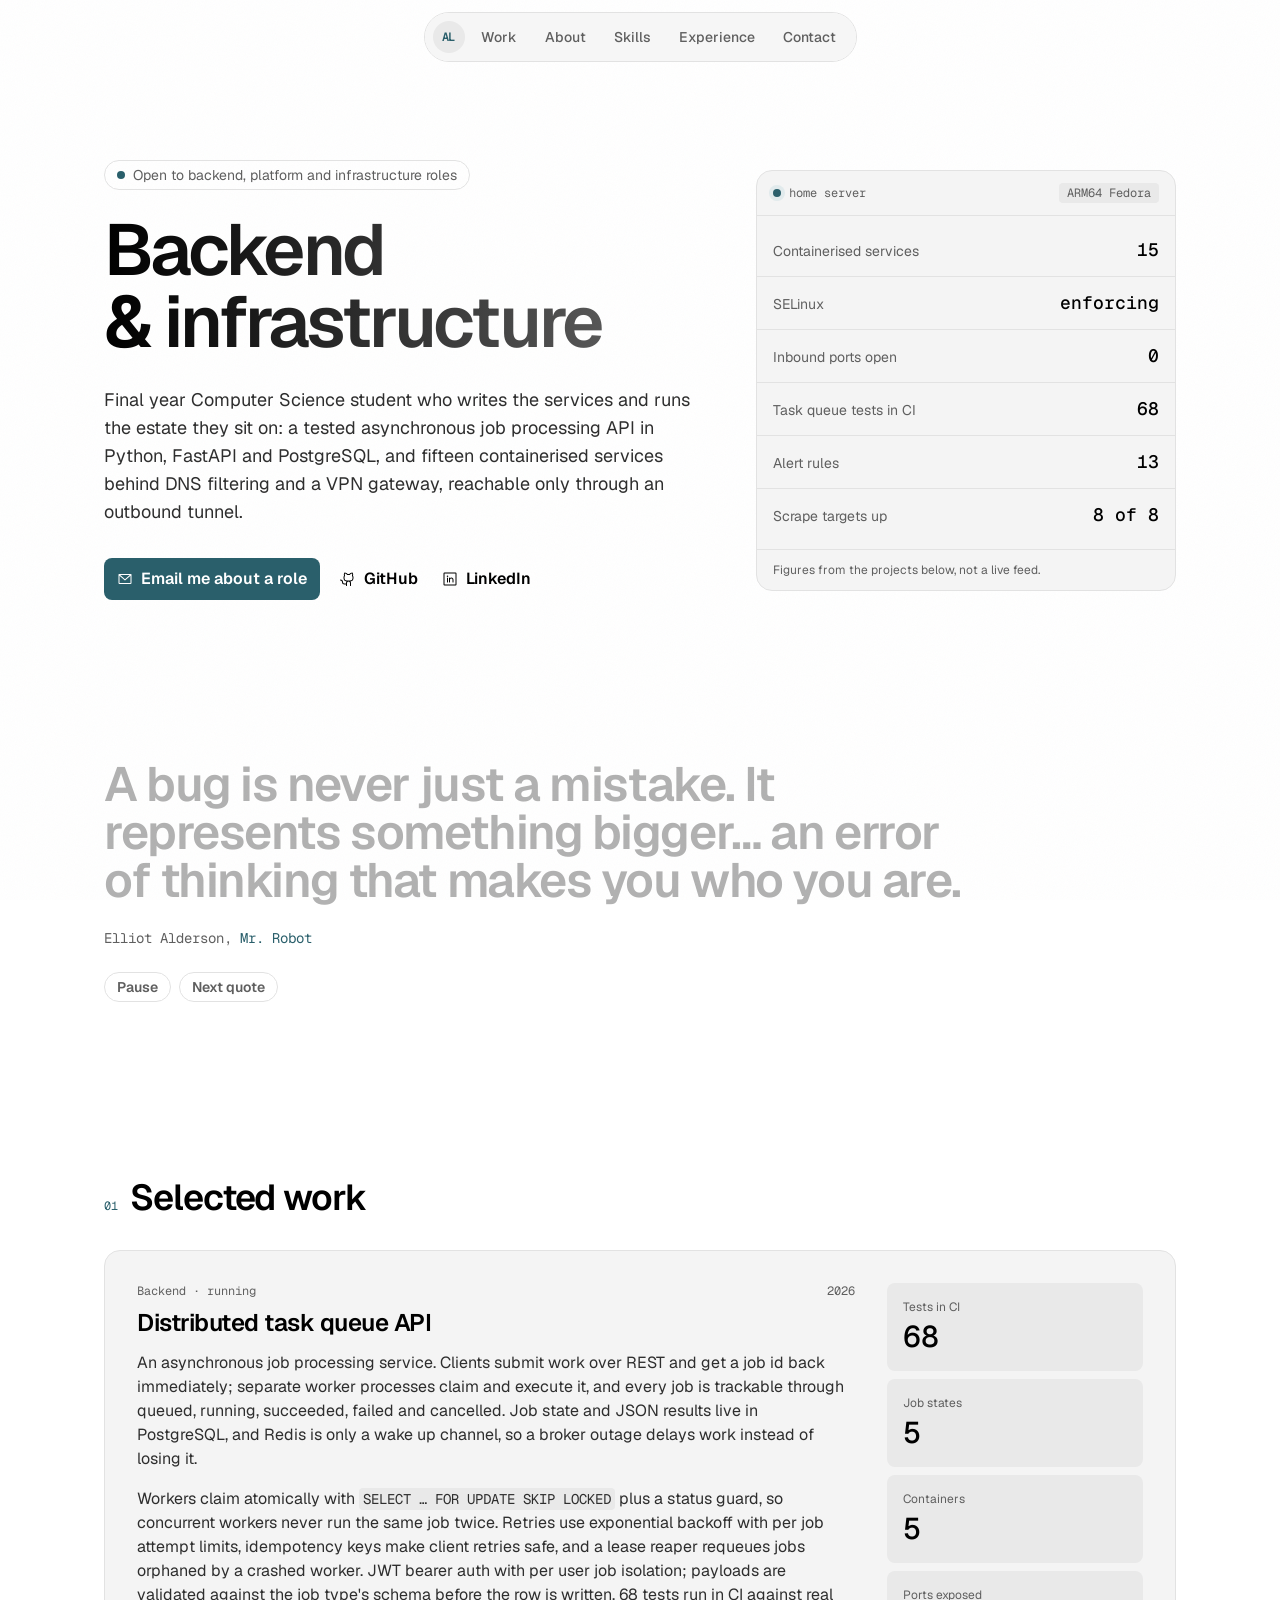
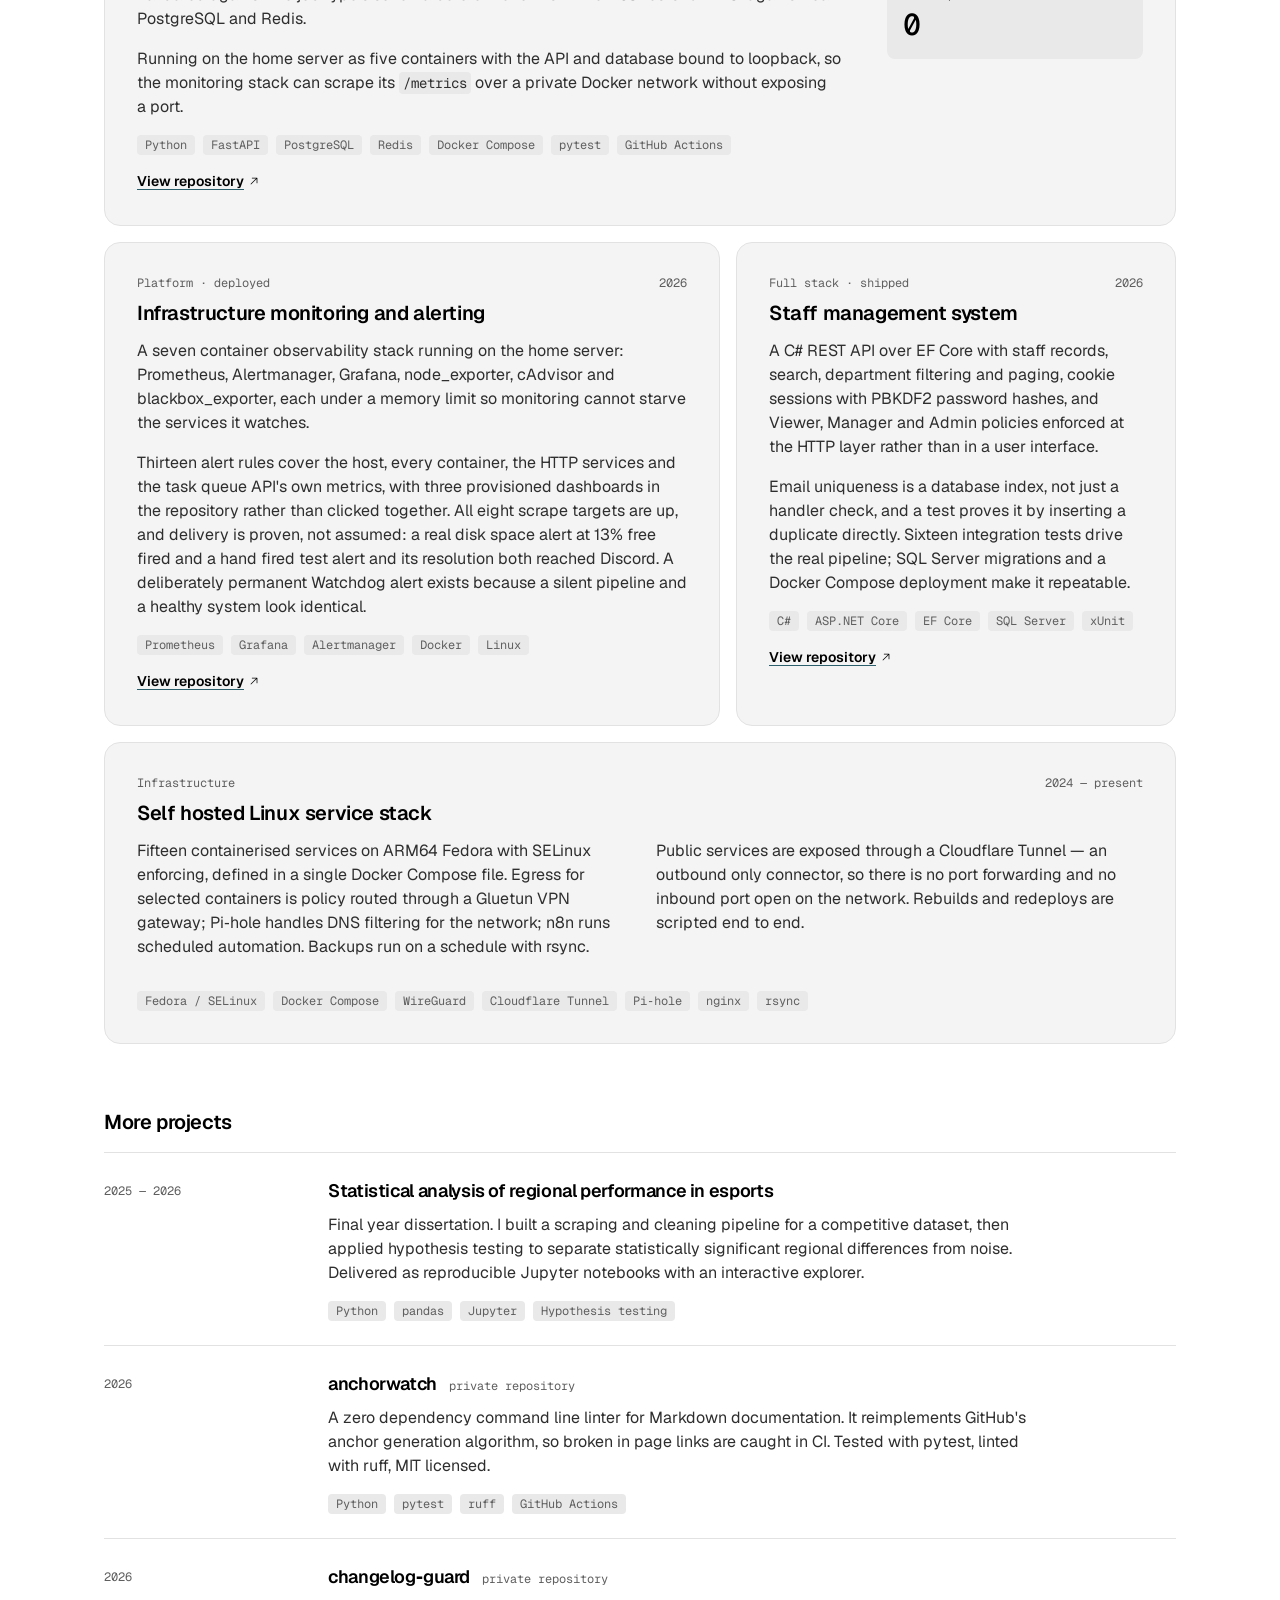
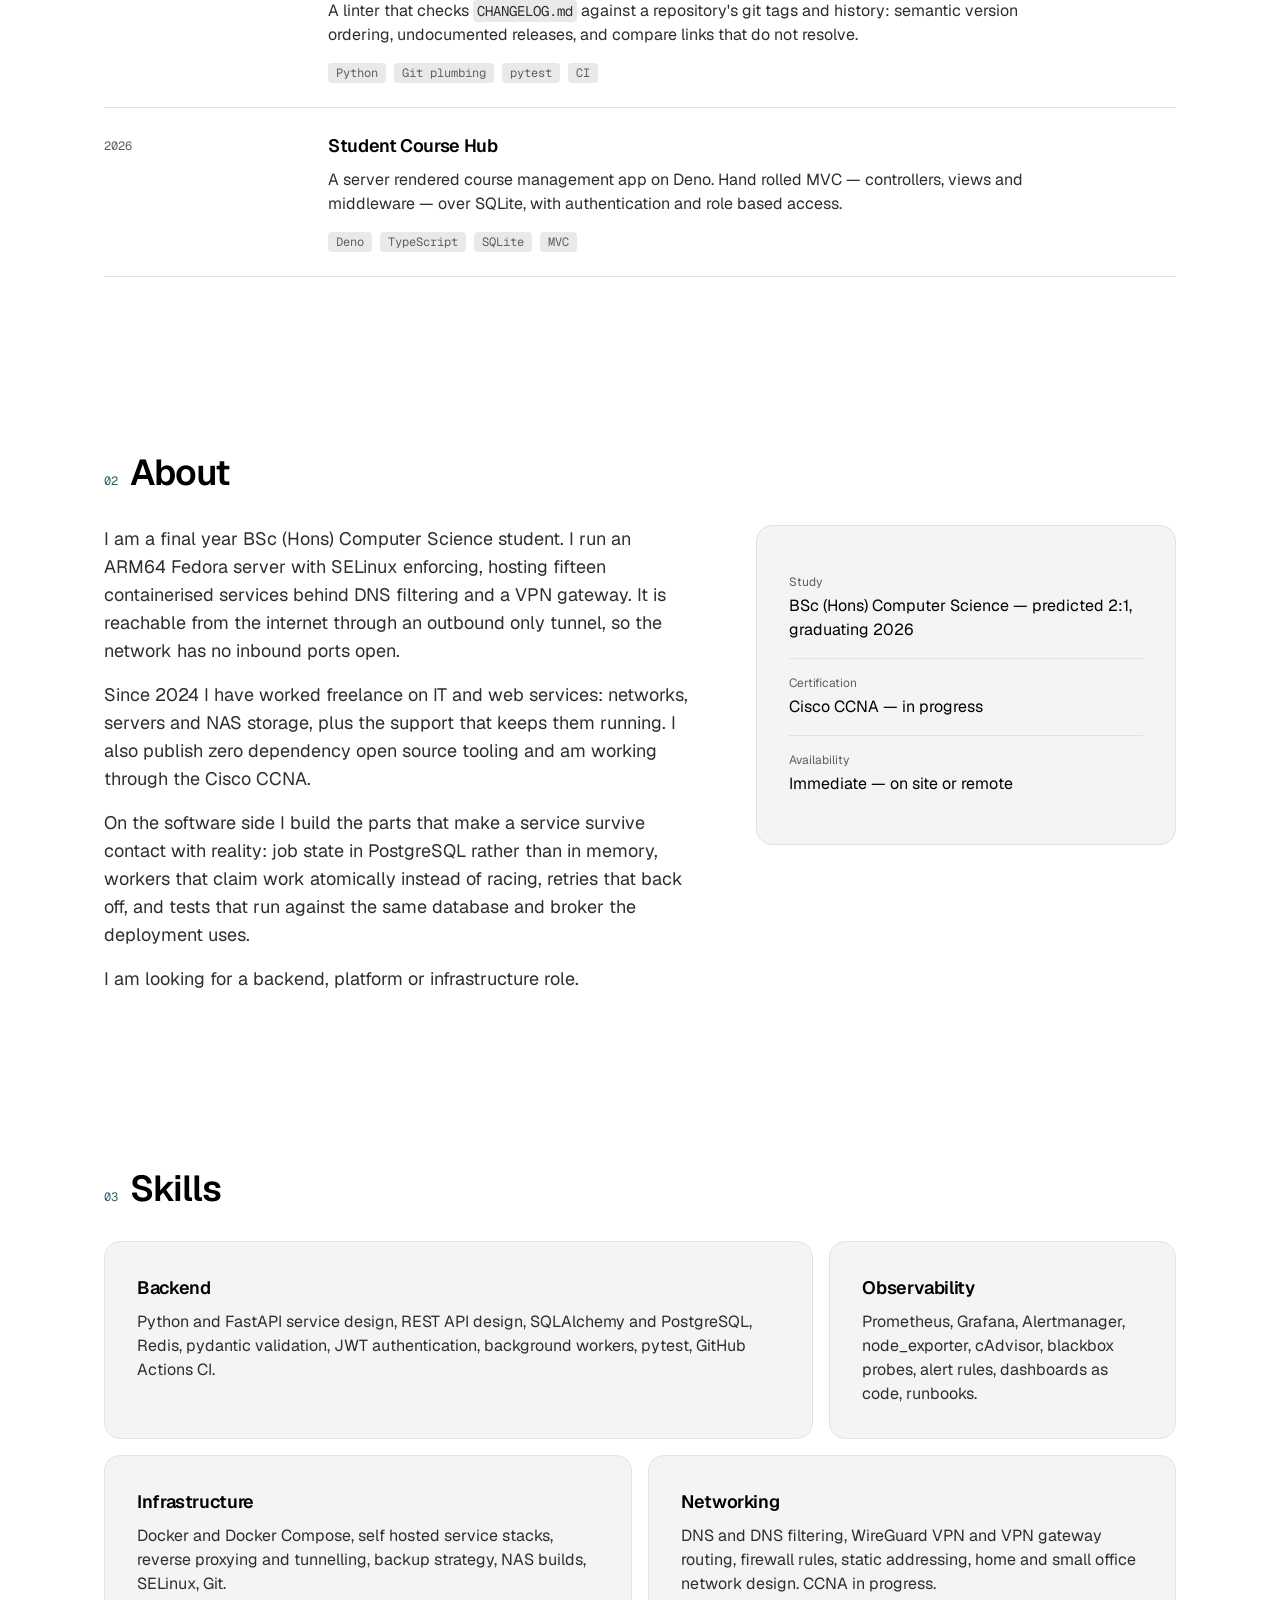
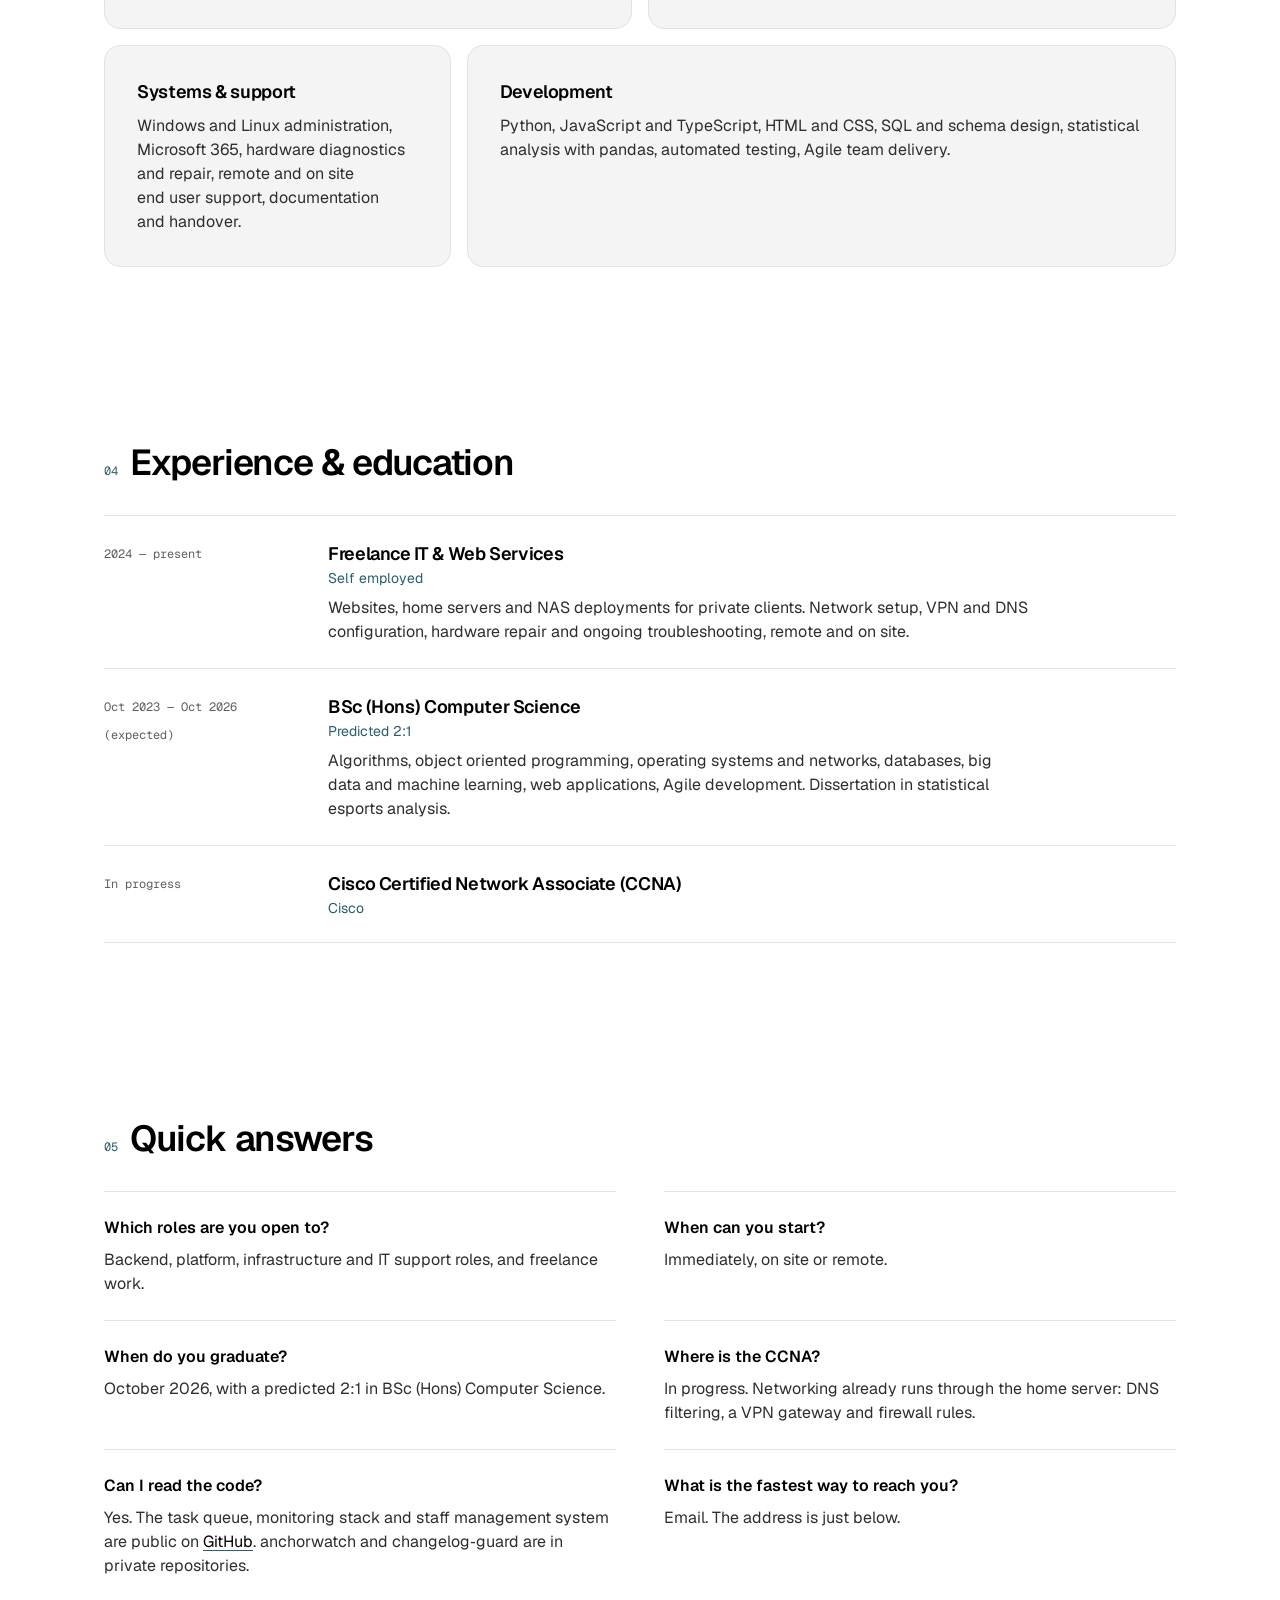
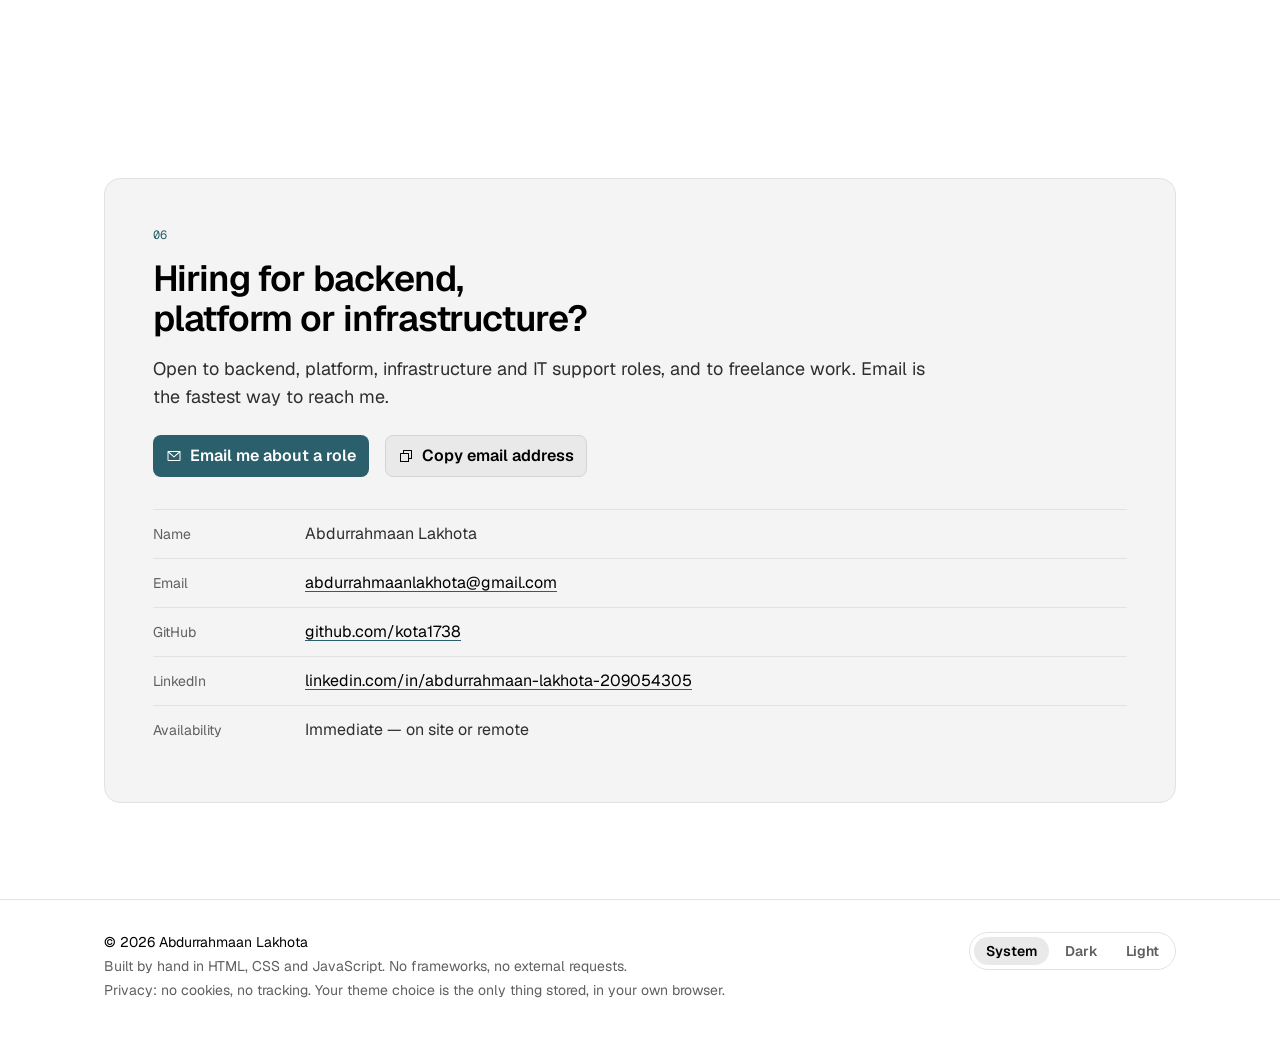
<file: index.html>
<!DOCTYPE html>
<html lang="en">
<head>
  <meta charset="UTF-8">
  <meta name="viewport" content="width=device-width, initial-scale=1">
  <title>Abdurrahmaan Lakhota — Backend &amp; Infrastructure</title>
  <meta name="description" content="Backend and infrastructure engineering. Asynchronous job processing APIs in Python, FastAPI and PostgreSQL, plus a self hosted Linux container estate with VPN gateway routing and DNS filtering. Open to backend, platform and infrastructure roles.">
  <meta name="author" content="Abdurrahmaan Lakhota">

  <meta property="og:type" content="website">
  <meta property="og:title" content="Abdurrahmaan Lakhota — Backend &amp; Infrastructure">
  <meta property="og:description" content="Asynchronous job processing APIs in Python, FastAPI and PostgreSQL, plus a self hosted Linux container estate.">
  <meta property="og:url" content="https://kota.dpdns.org/">
  <meta property="og:site_name" content="Abdurrahmaan Lakhota">

  <link rel="canonical" href="https://kota.dpdns.org/">
  <meta name="theme-color" content="#ffffff" media="(prefers-color-scheme: light)">
  <meta name="theme-color" content="#000000" media="(prefers-color-scheme: dark)">

  <link rel="icon" href="data:image/svg+xml,%3Csvg xmlns='http://www.w3.org/2000/svg' viewBox='0 0 64 64'%3E%3Crect width='64' height='64' rx='14' fill='%23000'/%3E%3Ctext x='32' y='41' font-family='ui-monospace,Consolas,Menlo,monospace' font-size='24' font-weight='700' letter-spacing='-1' fill='%237cb2bd' text-anchor='middle'%3EAL%3C/text%3E%3C/svg%3E">
  <link rel="preload" href="Geist-Variable.woff2" as="font" type="font/woff2" crossorigin>
  <link rel="stylesheet" href="style.css?v=202610280444">
  <script>
    /* Theme bootstrap: applies a stored preference before first paint. Renders no content. */
    (function () {
      try {
        var t = localStorage.getItem('al-theme');
        if (t === 'dark' || t === 'light') document.documentElement.setAttribute('data-theme', t);
      } catch (e) {}
      document.documentElement.className += ' js';
    }());
  </script>
</head>
<body>

<a class="skip-link" href="#main">Skip to content</a>

<!-- Phosphor icons (MIT), inlined so the page makes no external requests. -->
<svg class="sprite" aria-hidden="true" focusable="false">
  <symbol id="i-arrow" viewBox="0 0 256 256"><path d="M200,64V168a8,8,0,0,1-16,0V83.31L69.66,197.66a8,8,0,0,1-11.32-11.32L172.69,72H88a8,8,0,0,1,0-16H192A8,8,0,0,1,200,64Z"/></symbol>
  <symbol id="i-mail" viewBox="0 0 256 256"><path d="M224,48H32a8,8,0,0,0-8,8V192a16,16,0,0,0,16,16H216a16,16,0,0,0,16-16V56A8,8,0,0,0,224,48ZM203.43,64,128,133.15,52.57,64ZM216,192H40V74.19l82.59,75.71a8,8,0,0,0,10.82,0L216,74.19V192Z"/></symbol>
  <symbol id="i-github" viewBox="0 0 256 256"><path d="M208.31,75.68A59.78,59.78,0,0,0,202.93,28,8,8,0,0,0,196,24a59.75,59.75,0,0,0-48,24H124A59.75,59.75,0,0,0,76,24a8,8,0,0,0-6.93,4,59.78,59.78,0,0,0-5.38,47.68A58.14,58.14,0,0,0,56,104v8a56.06,56.06,0,0,0,48.44,55.47A39.8,39.8,0,0,0,96,192v8H72a24,24,0,0,1-24-24A40,40,0,0,0,8,136a8,8,0,0,0,0,16,24,24,0,0,1,24,24,40,40,0,0,0,40,40H96v16a8,8,0,0,0,16,0V192a24,24,0,0,1,48,0v40a8,8,0,0,0,16,0V192a39.8,39.8,0,0,0-8.44-24.53A56.06,56.06,0,0,0,216,112v-8A58.14,58.14,0,0,0,208.31,75.68ZM200,112a40,40,0,0,1-40,40H112a40,40,0,0,1-40-40v-8a41.74,41.74,0,0,1,6.9-22.48A8,8,0,0,0,80,73.83a43.81,43.81,0,0,1,.79-33.58,43.88,43.88,0,0,1,32.32,20.06A8,8,0,0,0,119.82,64h32.35a8,8,0,0,0,6.74-3.69,43.87,43.87,0,0,1,32.32-20.06A43.81,43.81,0,0,1,192,73.83a8.09,8.09,0,0,0,1,7.65A41.72,41.72,0,0,1,200,104Z"/></symbol>
  <symbol id="i-linkedin" viewBox="0 0 256 256"><path d="M216,24H40A16,16,0,0,0,24,40V216a16,16,0,0,0,16,16H216a16,16,0,0,0,16-16V40A16,16,0,0,0,216,24Zm0,192H40V40H216V216ZM96,112v64a8,8,0,0,1-16,0V112a8,8,0,0,1,16,0Zm88,28v36a8,8,0,0,1-16,0V140a20,20,0,0,0-40,0v36a8,8,0,0,1-16,0V112a8,8,0,0,1,15.79-1.78A36,36,0,0,1,184,140ZM100,84A12,12,0,1,1,88,72,12,12,0,0,1,100,84Z"/></symbol>
  <symbol id="i-copy" viewBox="0 0 256 256"><path d="M216,32H88a8,8,0,0,0-8,8V80H40a8,8,0,0,0-8,8V216a8,8,0,0,0,8,8H168a8,8,0,0,0,8-8V176h40a8,8,0,0,0,8-8V40A8,8,0,0,0,216,32ZM160,208H48V96H160Zm48-48H176V88a8,8,0,0,0-8-8H96V48H208Z"/></symbol>
  <symbol id="i-check" viewBox="0 0 256 256"><path d="M229.66,77.66l-128,128a8,8,0,0,1-11.32,0l-56-56a8,8,0,0,1,11.32-11.32L96,188.69,218.34,66.34a8,8,0,0,1,11.32,11.32Z"/></symbol>
</svg>

<header class="site-header" id="site-header">
  <nav class="pill" aria-label="Primary">
    <a class="brand" href="#top" aria-label="Back to the top">
      <span class="brand-mark" aria-hidden="true">AL</span>
    </a>
    <ul class="nav" id="nav">
      <li><a href="#work">Work</a></li>
      <li><a href="#about">About</a></li>
      <li><a href="#skills">Skills</a></li>
      <li><a href="#experience">Experience</a></li>
      <li><a href="#contact">Contact</a></li>
    </ul>
    <button class="menu-btn" id="menu-btn" type="button" aria-label="Open menu" aria-expanded="false" aria-controls="nav">
      <span class="bar"></span><span class="bar"></span>
    </button>
  </nav>
</header>

<main id="main">

  <!-- Print only: a printed page needs a name on it. -->
  <div class="wrap cv-head">
    <p class="cv-name">Abdurrahmaan Lakhota</p>
    <p class="cv-role">Backend &amp; infrastructure</p>
    <p class="cv-contact">abdurrahmaanlakhota@gmail.com &nbsp;·&nbsp; github.com/kota1738 &nbsp;·&nbsp; United Kingdom</p>
    <p class="cv-contact">linkedin.com/in/abdurrahmaan-lakhota-209054305</p>
  </div>

  <!-- Hero -->
  <section class="hero" id="top">
    <div class="wrap hero-grid">
      <div class="hero-copy">
        <p class="eyebrow"><span class="dot" aria-hidden="true"></span>Open to backend, platform and infrastructure roles</p>
        <h1 class="hero-title">Backend<br>&amp; infrastructure</h1>
        <p class="lede">
          Final year Computer Science student who writes the services and runs the estate they
          sit on: a tested asynchronous job processing API in Python, FastAPI and PostgreSQL, and
          fifteen containerised services behind DNS filtering and a VPN gateway, reachable only
          through an outbound tunnel.
        </p>
        <div class="hero-actions">
          <a class="btn btn-primary" href="mailto:abdurrahmaanlakhota@gmail.com">
            <svg class="icon" aria-hidden="true"><use href="#i-mail"/></svg>
            Email me about a role
          </a>
          <a class="text-link" href="https://github.com/kota1738" target="_blank" rel="noopener">
            <svg class="icon" aria-hidden="true"><use href="#i-github"/></svg>GitHub
          </a>
          <a class="text-link" href="https://www.linkedin.com/in/abdurrahmaan-lakhota-209054305" target="_blank" rel="noopener">
            <svg class="icon" aria-hidden="true"><use href="#i-linkedin"/></svg>LinkedIn
          </a>
        </div>
      </div>

      <aside class="status" aria-label="The home server and projects at a glance">
        <div class="status-head">
          <span class="status-dot" aria-hidden="true"></span>
          <span>home server</span>
          <span class="status-tag">ARM64 Fedora</span>
        </div>
        <dl class="status-list">
          <div><dt>Containerised services</dt><dd>15</dd></div>
          <div><dt>SELinux</dt><dd>enforcing</dd></div>
          <div><dt>Inbound ports open</dt><dd>0</dd></div>
          <div><dt>Task queue tests in CI</dt><dd>68</dd></div>
          <div><dt>Alert rules</dt><dd>13</dd></div>
          <div><dt>Scrape targets up</dt><dd>8 of 8</dd></div>
        </dl>
        <p class="status-foot">Figures from the projects below, not a live feed.</p>
      </aside>
    </div>
  </section>

  <!-- Quotes about computing from film and TV; script.js rotates them. -->
  <section class="tagline" aria-label="Quotes about computing from film and TV">
    <figure class="wrap tagline-figure" id="quote">
      <blockquote>
        <p class="tagline-text" id="tagline">
          A bug is never just a mistake. It represents something bigger&hellip; an error of
          thinking that makes you who you are.
        </p>
      </blockquote>
      <figcaption class="tagline-cite">
        <span id="quote-who">Elliot Alderson</span>, <cite id="quote-src">Mr. Robot</cite>
      </figcaption>
      <div class="quote-controls">
        <button class="quote-btn" id="quote-pause" type="button" aria-pressed="false">Pause</button>
        <button class="quote-btn" id="quote-next" type="button">Next quote</button>
      </div>
    </figure>
  </section>

  <!-- Work -->
  <section class="section" id="work" aria-labelledby="h-work">
    <div class="wrap">
      <div class="sec-head reveal">
        <p class="sec-num" aria-hidden="true">01</p>
        <h2 id="h-work">Selected work</h2>
      </div>

      <article class="card feature reveal">
        <div class="feature-body">
          <p class="work-meta"><span>Backend &middot; running</span><span class="work-year">2026</span></p>
          <h3>Distributed task queue API</h3>
          <p>
            An asynchronous job processing service. Clients submit work over REST and get a job
            id back immediately; separate worker processes claim and execute it, and every job is
            trackable through queued, running, succeeded, failed and cancelled. Job state and
            JSON results live in PostgreSQL, and Redis is only a wake up channel, so a broker
            outage delays work instead of losing it.
          </p>
          <p>
            Workers claim atomically with <code>SELECT &hellip; FOR UPDATE SKIP LOCKED</code> plus a
            status guard, so concurrent workers never run the same job twice. Retries use
            exponential backoff with per job attempt limits, idempotency keys make client retries
            safe, and a lease reaper requeues jobs orphaned by a crashed worker. JWT bearer auth
            with per user job isolation; payloads are validated against the job type's schema
            before the row is written. 68 tests run in CI against real PostgreSQL and Redis.
          </p>
          <p>
            Running on the home server as five containers with the API and database bound to
            loopback, so the monitoring stack can scrape its <code>/metrics</code> over a private
            Docker network without exposing a port.
          </p>
          <ul class="tags">
            <li>Python</li><li>FastAPI</li><li>PostgreSQL</li><li>Redis</li>
            <li>Docker Compose</li><li>pytest</li><li>GitHub Actions</li>
          </ul>
          <a class="work-link" href="https://github.com/kota1738/distributed-task-queue" target="_blank" rel="noopener">
            View repository<svg class="icon" aria-hidden="true"><use href="#i-arrow"/></svg>
          </a>
        </div>
        <dl class="feature-facts" aria-label="Task queue in numbers">
          <div><dt>Tests in CI</dt><dd>68</dd></div>
          <div><dt>Job states</dt><dd>5</dd></div>
          <div><dt>Containers</dt><dd>5</dd></div>
          <div><dt>Ports exposed</dt><dd>0</dd></div>
        </dl>
      </article>

      <div class="work-grid">
        <article class="card reveal">
          <p class="work-meta"><span>Platform &middot; deployed</span><span class="work-year">2026</span></p>
          <h3>Infrastructure monitoring and alerting</h3>
          <p>
            A seven container observability stack running on the home server: Prometheus,
            Alertmanager, Grafana, node_exporter, cAdvisor and blackbox_exporter, each under a
            memory limit so monitoring cannot starve the services it watches.
          </p>
          <p>
            Thirteen alert rules cover the host, every container, the HTTP services and the task
            queue API's own metrics, with three provisioned dashboards in the repository rather
            than clicked together. All eight scrape targets are up, and delivery is proven, not
            assumed: a real disk space alert at 13% free fired and a hand fired test alert and its
            resolution both reached Discord. A deliberately permanent Watchdog alert exists
            because a silent pipeline and a healthy system look identical.
          </p>
          <ul class="tags">
            <li>Prometheus</li><li>Grafana</li><li>Alertmanager</li><li>Docker</li><li>Linux</li>
          </ul>
          <a class="work-link" href="https://github.com/kota1738/monitoring-stack" target="_blank" rel="noopener">
            View repository<svg class="icon" aria-hidden="true"><use href="#i-arrow"/></svg>
          </a>
        </article>

        <article class="card reveal">
          <p class="work-meta"><span>Full stack &middot; shipped</span><span class="work-year">2026</span></p>
          <h3>Staff management system</h3>
          <p>
            A C# REST API over EF Core with staff records, search, department filtering and paging,
            cookie sessions with PBKDF2 password hashes, and Viewer, Manager and Admin policies
            enforced at the HTTP layer rather than in a user interface.
          </p>
          <p>
            Email uniqueness is a database index, not just a handler check, and a test proves it by
            inserting a duplicate directly. Sixteen integration tests drive the real pipeline;
            SQL Server migrations and a Docker Compose deployment make it repeatable.
          </p>
          <ul class="tags">
            <li>C#</li><li>ASP.NET Core</li><li>EF Core</li><li>SQL Server</li><li>xUnit</li>
          </ul>
          <a class="work-link" href="https://github.com/kota1738/staff-management" target="_blank" rel="noopener">
            View repository<svg class="icon" aria-hidden="true"><use href="#i-arrow"/></svg>
          </a>
        </article>

        <article class="card card-wide reveal">
          <p class="work-meta"><span>Infrastructure</span><span class="work-year">2024 &mdash; present</span></p>
          <h3>Self hosted Linux service stack</h3>
          <div class="cols">
            <p>
              Fifteen containerised services on ARM64 Fedora with SELinux enforcing, defined in a
              single Docker Compose file. Egress for selected containers is policy routed through a
              Gluetun VPN gateway; Pi&#8209;hole handles DNS filtering for the network; n8n runs
              scheduled automation. Backups run on a schedule with rsync.
            </p>
            <p>
              Public services are exposed through a Cloudflare Tunnel &mdash; an outbound only
              connector, so there is no port forwarding and no inbound port open on the network.
              Rebuilds and redeploys are scripted end to end.
            </p>
          </div>
          <ul class="tags">
            <li>Fedora / SELinux</li><li>Docker Compose</li><li>WireGuard</li>
            <li>Cloudflare Tunnel</li><li>Pi&#8209;hole</li><li>nginx</li><li>rsync</li>
          </ul>
        </article>
      </div>

      <h3 class="more-title reveal">More projects</h3>
      <ol class="work-more">
        <li class="reveal">
          <p class="work-year">2025 &mdash; 2026</p>
          <div>
            <h4>Statistical analysis of regional performance in esports</h4>
            <p>
              Final year dissertation. I built a scraping and cleaning pipeline for a competitive
              dataset, then applied hypothesis testing to separate statistically significant
              regional differences from noise. Delivered as reproducible Jupyter notebooks with an
              interactive explorer.
            </p>
            <ul class="tags"><li>Python</li><li>pandas</li><li>Jupyter</li><li>Hypothesis testing</li></ul>
          </div>
        </li>
        <li class="reveal">
          <p class="work-year">2026</p>
          <div>
            <h4>anchorwatch <span class="private">private repository</span></h4>
            <p>
              A zero dependency command line linter for Markdown documentation. It reimplements
              GitHub's anchor generation algorithm, so broken in page links are caught in CI.
              Tested with pytest, linted with ruff, MIT licensed.
            </p>
            <ul class="tags"><li>Python</li><li>pytest</li><li>ruff</li><li>GitHub Actions</li></ul>
          </div>
        </li>
        <li class="reveal">
          <p class="work-year">2026</p>
          <div>
            <h4>changelog&#8209;guard <span class="private">private repository</span></h4>
            <p>
              A linter that checks <code>CHANGELOG.md</code> against a repository's git tags and
              history: semantic version ordering, undocumented releases, and compare links that do
              not resolve.
            </p>
            <ul class="tags"><li>Python</li><li>Git plumbing</li><li>pytest</li><li>CI</li></ul>
          </div>
        </li>
        <li class="reveal">
          <p class="work-year">2026</p>
          <div>
            <h4>Student Course Hub</h4>
            <p>
              A server rendered course management app on Deno. Hand rolled MVC &mdash; controllers,
              views and middleware &mdash; over SQLite, with authentication and role based access.
            </p>
            <ul class="tags"><li>Deno</li><li>TypeScript</li><li>SQLite</li><li>MVC</li></ul>
          </div>
        </li>
      </ol>
    </div>
  </section>

  <!-- About -->
  <section class="section" id="about" aria-labelledby="h-about">
    <div class="wrap">
      <div class="sec-head reveal">
        <p class="sec-num" aria-hidden="true">02</p>
        <h2 id="h-about">About</h2>
      </div>
      <div class="about-grid">
        <div class="prose reveal">
          <p>
            I am a final year BSc (Hons) Computer Science student. I run an ARM64 Fedora server
            with SELinux enforcing, hosting fifteen containerised services behind DNS filtering
            and a VPN gateway. It is reachable from the internet through an outbound only tunnel,
            so the network has no inbound ports open.
          </p>
          <p>
            Since 2024 I have worked freelance on IT and web services: networks, servers and NAS
            storage, plus the support that keeps them running. I also publish zero dependency
            open source tooling and am working through the Cisco CCNA.
          </p>
          <p>
            On the software side I build the parts that make a service survive contact with
            reality: job state in PostgreSQL rather than in memory, workers that claim work
            atomically instead of racing, retries that back off, and tests that run against the
            same database and broker the deployment uses.
          </p>
          <p>I am looking for a backend, platform or infrastructure role.</p>
        </div>
        <dl class="card facts reveal">
          <div><dt>Study</dt><dd>BSc (Hons) Computer Science &mdash; predicted 2:1, graduating 2026</dd></div>
          <div><dt>Certification</dt><dd>Cisco CCNA &mdash; in progress</dd></div>
          <div><dt>Availability</dt><dd>Immediate &mdash; on site or remote</dd></div>
        </dl>
      </div>
    </div>
  </section>

  <!-- Skills -->
  <section class="section" id="skills" aria-labelledby="h-skills">
    <div class="wrap">
      <div class="sec-head reveal">
        <p class="sec-num" aria-hidden="true">03</p>
        <h2 id="h-skills">Skills</h2>
      </div>
      <div class="skills">
        <div class="card skill skill-backend reveal">
          <h3>Backend</h3>
          <p>Python and FastAPI service design, REST API design, SQLAlchemy and PostgreSQL,
             Redis, pydantic validation, JWT authentication, background workers, pytest,
             GitHub Actions CI.</p>
        </div>
        <div class="card skill skill-obs reveal">
          <h3>Observability</h3>
          <p>Prometheus, Grafana, Alertmanager, node_exporter, cAdvisor, blackbox probes,
             alert rules, dashboards as code, runbooks.</p>
        </div>
        <div class="card skill skill-infra reveal">
          <h3>Infrastructure</h3>
          <p>Docker and Docker Compose, self hosted service stacks, reverse proxying and
             tunnelling, backup strategy, NAS builds, SELinux, Git.</p>
        </div>
        <div class="card skill skill-net reveal">
          <h3>Networking</h3>
          <p>DNS and DNS filtering, WireGuard VPN and VPN gateway routing, firewall rules,
             static addressing, home and small office network design. CCNA in progress.</p>
        </div>
        <div class="card skill skill-sys reveal">
          <h3>Systems &amp; support</h3>
          <p>Windows and Linux administration, Microsoft 365, hardware diagnostics and repair,
             remote and on site end user support, documentation and handover.</p>
        </div>
        <div class="card skill skill-dev reveal">
          <h3>Development</h3>
          <p>Python, JavaScript and TypeScript, HTML and CSS, SQL and schema design, statistical
             analysis with pandas, automated testing, Agile team delivery.</p>
        </div>
      </div>
    </div>
  </section>

  <!-- Experience -->
  <section class="section" id="experience" aria-labelledby="h-experience">
    <div class="wrap">
      <div class="sec-head reveal">
        <p class="sec-num" aria-hidden="true">04</p>
        <h2 id="h-experience">Experience &amp; education</h2>
      </div>
      <ol class="timeline">
        <li class="reveal">
          <p class="tl-year">2024 &mdash; present</p>
          <div>
            <h3>Freelance IT &amp; Web Services</h3>
            <p class="tl-org">Self employed</p>
            <p>
              Websites, home servers and NAS deployments for private clients. Network setup, VPN
              and DNS configuration, hardware repair and ongoing troubleshooting, remote and
              on site.
            </p>
          </div>
        </li>
        <li class="reveal">
          <p class="tl-year">Oct 2023 &mdash; Oct 2026 (expected)</p>
          <div>
            <h3>BSc (Hons) Computer Science</h3>
            <p class="tl-org">Predicted 2:1</p>
            <p>
              Algorithms, object oriented programming, operating systems and networks, databases,
              big data and machine learning, web applications, Agile development. Dissertation in
              statistical esports analysis.
            </p>
          </div>
        </li>
        <li class="reveal">
          <p class="tl-year">In progress</p>
          <div>
            <h3>Cisco Certified Network Associate (CCNA)</h3>
            <p class="tl-org">Cisco</p>
          </div>
        </li>
      </ol>
    </div>
  </section>

  <!-- Quick answers -->
  <section class="section" id="faq" aria-labelledby="h-faq">
    <div class="wrap">
      <div class="sec-head reveal">
        <p class="sec-num" aria-hidden="true">05</p>
        <h2 id="h-faq">Quick answers</h2>
      </div>
      <dl class="faq">
        <div class="reveal">
          <dt>Which roles are you open to?</dt>
          <dd>Backend, platform, infrastructure and IT support roles, and freelance work.</dd>
        </div>
        <div class="reveal">
          <dt>When can you start?</dt>
          <dd>Immediately, on site or remote.</dd>
        </div>
        <div class="reveal">
          <dt>When do you graduate?</dt>
          <dd>October 2026, with a predicted 2:1 in BSc (Hons) Computer Science.</dd>
        </div>
        <div class="reveal">
          <dt>Where is the CCNA?</dt>
          <dd>In progress. Networking already runs through the home server: DNS filtering, a VPN gateway and firewall rules.</dd>
        </div>
        <div class="reveal">
          <dt>Can I read the code?</dt>
          <dd>Yes. The task queue, monitoring stack and staff management system are public on
            <a href="https://github.com/kota1738" target="_blank" rel="noopener">GitHub</a>.
            anchorwatch and changelog&#8209;guard are in private repositories.</dd>
        </div>
        <div class="reveal">
          <dt>What is the fastest way to reach you?</dt>
          <dd>Email. The address is just below.</dd>
        </div>
      </dl>
    </div>
  </section>

  <!-- Contact -->
  <section class="section section-contact" id="contact" aria-labelledby="h-contact">
    <div class="wrap">
      <div class="card contact-card reveal">
        <p class="sec-num" aria-hidden="true">06</p>
        <h2 id="h-contact">Hiring for backend, platform or infrastructure?</h2>
        <p class="contact-lede">
          Open to backend, platform, infrastructure and IT support roles, and to freelance work.
          Email is the fastest way to reach me.
        </p>
        <div class="hero-actions">
          <a class="btn btn-primary" href="mailto:abdurrahmaanlakhota@gmail.com">
            <svg class="icon" aria-hidden="true"><use href="#i-mail"/></svg>
            Email me about a role
          </a>
          <button class="btn btn-quiet copy-btn" id="copy-email" type="button" data-email="abdurrahmaanlakhota@gmail.com">
            <svg class="icon icon-copy" aria-hidden="true"><use href="#i-copy"/></svg>
            <svg class="icon icon-done" aria-hidden="true"><use href="#i-check"/></svg>
            <span class="copy-label">Copy email address</span>
          </button>
          <span class="copy-status" id="copy-status" role="status" aria-live="polite"></span>
        </div>

        <dl class="contact-list">
          <div><dt>Name</dt><dd>Abdurrahmaan Lakhota</dd></div>
          <div><dt>Email</dt><dd><a href="mailto:abdurrahmaanlakhota@gmail.com">abdurrahmaanlakhota@gmail.com</a></dd></div>
          <div><dt>GitHub</dt><dd><a href="https://github.com/kota1738" target="_blank" rel="noopener">github.com/kota1738</a></dd></div>
          <div><dt>LinkedIn</dt><dd><a href="https://www.linkedin.com/in/abdurrahmaan-lakhota-209054305" target="_blank" rel="noopener">linkedin.com/in/abdurrahmaan-lakhota-209054305</a></dd></div>
          <div><dt>Availability</dt><dd>Immediate &mdash; on site or remote</dd></div>
        </dl>
      </div>
    </div>
  </section>

</main>

<footer class="site-footer">
  <div class="wrap footer-inner">
    <div>
      <p>&copy; <span id="year">2026</span> Abdurrahmaan Lakhota</p>
      <p class="muted">Built by hand in HTML, CSS and JavaScript. No frameworks, no external requests.</p>
      <p class="muted">Privacy: no cookies, no tracking. Your theme choice is the only thing stored, in your own browser.</p>
    </div>
    <div class="theme-switch" id="theme-switch" role="group" aria-label="Theme">
      <button type="button" data-theme-choice="system">System</button>
      <button type="button" data-theme-choice="dark">Dark</button>
      <button type="button" data-theme-choice="light">Light</button>
    </div>
  </div>
</footer>

<script src="script.js?v=202610280444"></script>
</body>
</html>
</file>
<file: style.css>
/* ==========================================================================
   Abdurrahmaan Lakhota — portfolio
   Vanilla CSS. No build step, no dependencies, no external requests
   (fonts and icons are self-hosted / inlined).

   Design system: elayadesign landing-page-design + redesign-existing-projects.
   Every size, space, radius and duration below comes from their scales:
     type     Tailwind steps with paired line heights
     space    0 2 4 8 12 16 24 32 40 48 64 80 96 px
     radius   Tailwind values; nested shapes: inner = outer − gap (when > 2)
     motion   cubic-bezier(0.22,1,0.36,1); 300ms colour/opacity, 500ms movement
   Dark by default; light from the OS or the footer theme switch.
   ========================================================================== */

/* --- Fonts: Geist and Geist Mono, self-hosted (SIL OFL 1.1, Geist-OFL.txt) -- */

@font-face {
  font-family: "Geist";
  src: url("Geist-Variable.woff2") format("woff2");
  font-weight: 100 900;
  font-style: normal;
  font-display: swap;
}
@font-face {
  font-family: "Geist Mono";
  src: url("GeistMono-Variable.woff2") format("woff2");
  font-weight: 100 900;
  font-style: normal;
  font-display: swap;
}

/* --- Tokens: dark (default) --------------------------------------------- */

:root {
  --bg:        #000000;   /* page                        */
  --surface:   #181818;   /* cards                       */
  --raised:    #1f1f1f;   /* chips, controls on a card   */
  --line:      #272727;   /* hairlines                   */
  --line-hi:   #313131;   /* stronger edges, hovers      */
  --ink:       #d4d4d4;   /* body copy        13.6 on bg, 11.5 on surface */
  --ink-hi:    #ffffff;   /* headings                    */
  --dim:       #9b9b9b;   /* secondary text    7.6 on bg,  6.4 on surface */
  --accent:    #7cb2bd;   /* the one accent    8.6 on bg,  7.3 on surface */
  --on-accent: #000000;
  --hero-from: #ffffff;
  --hero-to:   #9b9b9b;
  --glass:     rgba(24, 24, 24, 0.72);
  --panel:     rgba(0, 0, 0, 0.92);
  --noise-opacity: 0.05;

  --sans: "Geist", -apple-system, BlinkMacSystemFont, "Segoe UI Variable Text", "Segoe UI",
          system-ui, sans-serif;
  --mono: "Geist Mono", ui-monospace, SFMono-Regular, "SF Mono", "Cascadia Mono", Consolas,
          "Liberation Mono", Menlo, monospace;

  --wrap: 1152px;
  --gutter: 1.5rem;          /* 24px; 40px from 768px up */

  --r-lg: 0.5rem;            /* 8px  rounded-lg  */
  --r-xl: 0.75rem;           /* 12px rounded-xl  */
  --r-2xl: 1rem;             /* 16px rounded-2xl */
  --r-full: 9999px;

  --ease: cubic-bezier(0.22, 1, 0.36, 1);
  --t-color: 300ms;
  --t-move: 500ms;
  --t-reveal: 700ms;

  color-scheme: dark;
}

/* --- Tokens: light ------------------------------------------------------ */

:root[data-theme="light"] {
  --bg:        #ffffff;
  --surface:   #f4f4f4;
  --raised:    #e9e9e9;
  --line:      #e2e2e2;
  --line-hi:   #d4d4d4;
  --ink:       #2e2e2e;   /* 13.4 on bg, 12.3 on surface */
  --ink-hi:    #000000;
  --dim:       #5f5f5f;   /*  6.4 on bg,  5.9 on surface */
  --accent:    #2a5f6b;   /*  7.0 on bg,  6.4 on surface */
  --on-accent: #ffffff;
  --hero-from: #000000;
  --hero-to:   #666666;
  --glass:     rgba(244, 244, 244, 0.78);
  --panel:     rgba(255, 255, 255, 0.94);
  --noise-opacity: 0.035;
  color-scheme: light;
}

@media (prefers-color-scheme: light) {
  :root:not([data-theme="dark"]) {
    --bg:        #ffffff;
    --surface:   #f4f4f4;
    --raised:    #e9e9e9;
    --line:      #e2e2e2;
    --line-hi:   #d4d4d4;
    --ink:       #2e2e2e;
    --ink-hi:    #000000;
    --dim:       #5f5f5f;
    --accent:    #2a5f6b;
    --on-accent: #ffffff;
    --hero-from: #000000;
    --hero-to:   #666666;
    --glass:     rgba(244, 244, 244, 0.78);
    --panel:     rgba(255, 255, 255, 0.94);
    --noise-opacity: 0.035;
    color-scheme: light;
  }
}

/* --- Base --------------------------------------------------------------- */

*, *::before, *::after { box-sizing: border-box; }

html {
  background: var(--bg);
  scroll-behavior: smooth;
  scroll-padding-top: 6rem;
  -webkit-text-size-adjust: 100%;
}

body {
  position: relative;
  margin: 0;
  color: var(--ink);
  font-family: var(--sans);
  font-size: 1rem;
  line-height: 1.5rem;
  -webkit-font-smoothing: antialiased;
}

/* Subtle grain instead of a gradient: flat surfaces, a little texture. */
body::before {
  content: "";
  position: fixed;
  inset: 0;
  z-index: -1;
  pointer-events: none;
  opacity: var(--noise-opacity);
  background-image: url("data:image/svg+xml,%3Csvg xmlns='http://www.w3.org/2000/svg' width='160' height='160'%3E%3Cfilter id='n'%3E%3CfeTurbulence type='fractalNoise' baseFrequency='0.9' numOctaves='2' stitchTiles='stitch'/%3E%3C/filter%3E%3Crect width='100%25' height='100%25' filter='url(%23n)'/%3E%3C/svg%3E");
}

h1, h2, h3, h4 {
  margin: 0;
  color: var(--ink-hi);
  font-weight: 600;
  letter-spacing: -0.02em;
  text-wrap: balance;
}

p { margin: 0 0 1rem; text-wrap: pretty; }
p:last-child { margin-bottom: 0; }
ul, ol, dl, dd { margin: 0; padding: 0; list-style: none; }

a {
  color: var(--ink-hi);
  text-decoration: underline;
  text-decoration-color: var(--accent);
  text-decoration-thickness: 1px;
  text-underline-offset: 3px;
  transition: color var(--t-color) var(--ease), text-decoration-color var(--t-color) var(--ease);
}
a:hover { color: var(--accent); }

code {
  font-family: var(--mono);
  font-size: 0.875em;
  background: var(--raised);
  border-radius: 0.25rem;
  padding: 0.125rem 0.25rem;
}

:focus-visible {
  outline: 2px solid var(--accent);
  outline-offset: 2px;
}

.sprite { position: absolute; width: 0; height: 0; overflow: hidden; }
.icon { width: 1rem; height: 1rem; flex: none; fill: currentColor; }

.wrap {
  width: 100%;
  max-width: var(--wrap);
  margin-inline: auto;
  padding-inline: var(--gutter);
}

.skip-link {
  position: absolute;
  left: 0.75rem;
  top: -4rem;
  z-index: 60;
  background: var(--bg);
  color: var(--ink-hi);
  border: 1px solid var(--line-hi);
  border-radius: var(--r-lg);
  font-size: 0.875rem;
  line-height: 1.25rem;
  font-weight: 600;
  text-decoration: none;
  padding: 0.75rem 1rem;
}
.skip-link:focus { top: 0.75rem; }

/* --- Floating navigation ----------------------------------------------- */

.site-header {
  position: fixed;
  top: 0.75rem;
  left: 0;
  right: 0;
  z-index: 40;
  display: flex;
  justify-content: center;
  padding-inline: 0.75rem;
  pointer-events: none;            /* only the pill itself takes clicks */
}

.pill {
  pointer-events: auto;
  position: relative;
  isolation: isolate;
  display: flex;
  align-items: center;
  gap: 0.25rem;
  padding: 0.5rem;
  border: 1px solid var(--line);
  border-radius: var(--r-full);
}
/* The blur lives on a layer behind the pill, not on the pill: a backdrop-filter
   on the pill itself would trap the fixed mobile menu panel inside it. */
.pill::before {
  content: "";
  position: absolute;
  inset: 0;
  z-index: -1;
  border-radius: inherit;
  background: var(--glass);
  backdrop-filter: saturate(140%) blur(16px);
  -webkit-backdrop-filter: saturate(140%) blur(16px);
}

.brand {
  display: grid;
  place-items: center;
  width: 2rem;
  height: 2rem;
  border-radius: var(--r-full);
  background: var(--raised);
  color: var(--accent);
  text-decoration: none;
  transition: background var(--t-color) var(--ease), transform var(--t-color) var(--ease);
}
.brand:hover { background: var(--line-hi); color: var(--accent); }
.brand:active { transform: scale(0.94); }
.brand-mark {
  font-family: var(--mono);
  font-size: 0.75rem;
  line-height: 1rem;
  font-weight: 600;
  letter-spacing: -0.02em;
}

.nav { display: flex; gap: 0.25rem; }
.nav a {
  display: block;
  padding: 0.25rem 0.75rem;
  border-radius: var(--r-full);
  color: var(--dim);
  font-size: 0.875rem;
  line-height: 1.5rem;
  font-weight: 500;
  text-decoration: none;
  transition: color var(--t-color) var(--ease), background var(--t-color) var(--ease);
}
.nav a:hover { color: var(--ink-hi); background: var(--raised); }
.nav a.is-active { color: var(--ink-hi); background: var(--raised); }

.menu-btn {
  display: none;
  flex-direction: column;
  align-items: center;
  justify-content: center;
  gap: 4px;
  width: 2rem;
  height: 2rem;
  padding: 0;
  border: 0;
  border-radius: var(--r-full);
  background: none;
  color: var(--ink-hi);
  cursor: pointer;
}
.menu-btn .bar {
  display: block;
  width: 16px;
  height: 1.5px;
  background: currentColor;
  transition: transform var(--t-move) var(--ease);
}
.menu-btn[aria-expanded="true"] .bar:first-child { transform: translateY(2.75px) rotate(45deg); }
.menu-btn[aria-expanded="true"] .bar:last-child  { transform: translateY(-2.75px) rotate(-45deg); }

/* --- Buttons ------------------------------------------------------------ */

.btn {
  display: inline-flex;
  align-items: center;
  gap: 0.5rem;
  padding: 0.5rem 0.75rem;
  border: 1px solid transparent;
  border-radius: var(--r-lg);
  font: inherit;
  font-size: 1rem;
  line-height: 1.5rem;
  font-weight: 600;
  text-decoration: none;
  cursor: pointer;
  transition: background var(--t-color) var(--ease), color var(--t-color) var(--ease),
              border-color var(--t-color) var(--ease), transform var(--t-color) var(--ease);
}
.btn:active { transform: translateY(1px) scale(0.98); }
.btn-primary { background: var(--accent); color: var(--on-accent); }
.btn-primary:hover { background: var(--ink-hi); color: var(--bg); }
.btn-quiet { background: var(--raised); color: var(--ink-hi); border-color: var(--line-hi); }
.btn-quiet:hover { background: var(--line-hi); color: var(--ink-hi); }

.text-link {
  display: inline-flex;
  align-items: center;
  gap: 0.5rem;
  padding: 0.5rem 0.25rem;
  color: var(--ink-hi);
  font-weight: 600;
  text-decoration: none;
  transition: color var(--t-color) var(--ease), transform var(--t-color) var(--ease);
}
.text-link:hover { color: var(--accent); }
.text-link:active { transform: translateY(1px); }

/* --- Hero ---------------------------------------------------------------- */

.hero { padding-block: 8rem 4rem; }   /* top clears the floating nav */

.hero-grid {
  display: grid;
  grid-template-columns: minmax(0, 1fr);
  gap: 3rem;
  align-items: center;
}

.eyebrow {
  display: inline-flex;
  align-items: center;
  gap: 0.5rem;
  margin-bottom: 1.5rem;
  padding: 0.25rem 0.75rem;
  border: 1px solid var(--line);
  border-radius: var(--r-full);
  color: var(--dim);
  font-size: 0.875rem;
  line-height: 1.25rem;
}
.eyebrow .dot {
  width: 0.5rem;
  height: 0.5rem;
  border-radius: var(--r-full);
  background: var(--accent);
}

.hero-title {
  max-width: 680px;
  margin-bottom: 1.5rem;
  font-size: 3rem;          /* text-5xl; text-7xl from 1024px */
  line-height: 1;
  letter-spacing: -0.04em;
  background: linear-gradient(90deg, var(--hero-from), var(--hero-to));
  -webkit-background-clip: text;
  background-clip: text;
  color: transparent;
  padding-bottom: 0.25rem;   /* keeps descenders inside the clipped gradient */
}

.lede {
  max-width: 680px;
  margin-bottom: 2rem;
  font-size: 1.125rem;
  line-height: 1.75rem;
  color: var(--ink);
}

.hero-actions { display: flex; flex-wrap: wrap; align-items: center; gap: 0.75rem 1rem; }

/* Status panel: the hero visual, built from facts already on the page. */
.status {
  border: 1px solid var(--line);
  border-radius: var(--r-2xl);
  background: var(--surface);
  overflow: hidden;
}
.status-head {
  display: flex;
  align-items: center;
  gap: 0.5rem;
  padding: 0.75rem 1rem;
  border-bottom: 1px solid var(--line);
  font-family: var(--mono);
  font-size: 0.75rem;
  line-height: 1rem;
  color: var(--dim);
}
.status-dot {
  width: 0.5rem;
  height: 0.5rem;
  border-radius: var(--r-full);
  background: var(--accent);
  box-shadow: 0 0 0 4px rgba(124, 178, 189, 0.16);
}
.status-tag {
  margin-left: auto;
  padding: 0.125rem 0.5rem;
  border-radius: 0.25rem;
  background: var(--raised);
}
.status-list { padding: 0.5rem 0; }
.status-list div {
  display: flex;
  align-items: baseline;
  justify-content: space-between;
  gap: 1rem;
  padding: 0.75rem 1rem;
}
.status-list div + div { border-top: 1px solid var(--line); }
.status-list dt { color: var(--dim); font-size: 0.875rem; line-height: 1.25rem; }
.status-list dd {
  font-family: var(--mono);
  font-size: 1.125rem;
  line-height: 1.75rem;
  font-weight: 500;
  color: var(--ink-hi);
  font-variant-numeric: tabular-nums;
}
.status-foot {
  margin: 0;
  padding: 0.75rem 1rem;
  border-top: 1px solid var(--line);
  font-size: 0.75rem;
  line-height: 1rem;
  color: var(--dim);
}

/* --- Tagline reveal ------------------------------------------------------ */

.tagline { padding-block: 4rem 5rem; }
.tagline-figure { margin-block: 0; }
.tagline-figure blockquote { margin: 0; }
.tagline-cite {
  margin-top: 1.5rem;
  font-family: var(--mono);
  font-size: 0.875rem;
  line-height: 1.25rem;
  color: var(--dim);
}
.tagline-cite cite { font-style: normal; color: var(--accent); }

/* Rotating quotes: the figure keeps the height of the longest quote (set by
   script.js) so the page never jumps; a swap is a plain opacity fade. */
.tagline-figure { display: flex; flex-direction: column; justify-content: center; }
.tagline-figure blockquote,
.tagline-cite { transition: opacity var(--t-color) var(--ease); }
.tagline-figure.is-swapping blockquote,
.tagline-figure.is-swapping .tagline-cite { opacity: 0; }

.quote-controls { display: flex; gap: 0.5rem; margin-top: 1.5rem; }
.quote-btn {
  padding: 0.25rem 0.75rem;
  border: 1px solid var(--line);
  border-radius: var(--r-full);
  background: none;
  color: var(--dim);
  font: inherit;
  font-size: 0.875rem;
  line-height: 1.25rem;
  font-weight: 600;
  cursor: pointer;
  transition: color var(--t-color) var(--ease), border-color var(--t-color) var(--ease),
              transform var(--t-color) var(--ease);
}
.quote-btn:hover { color: var(--ink-hi); border-color: var(--line-hi); }
.quote-btn:active { transform: scale(0.96); }
.quote-btn[aria-pressed="true"] { color: var(--ink-hi); border-color: var(--accent); }
html:not(.js) .quote-controls { display: none; }
.tagline-text {
  max-width: 900px;
  margin: 0;
  color: var(--ink-hi);
  font-size: 1.875rem;      /* text-3xl; text-5xl from 768px */
  line-height: 2.25rem;
  font-weight: 600;
  letter-spacing: -0.03em;
  text-wrap: balance;
}
/* Words start muted and light up one at a time (script.js); without JS the
   sentence simply reads at full strength. */
.tagline-text .w {
  opacity: 0.3;
  transition: opacity var(--t-reveal) var(--ease);
}
.tagline-text .w.on { opacity: 1; }

/* --- Sections ------------------------------------------------------------ */

.section { padding-block: 4rem 5rem; }

.sec-head {
  display: flex;
  align-items: baseline;
  gap: 0.75rem;
  margin-bottom: 2rem;
}
.sec-num {
  margin: 0;
  font-family: var(--mono);
  font-size: 0.75rem;
  line-height: 1rem;
  color: var(--accent);
  font-variant-numeric: tabular-nums;
}
.sec-head h2 { font-size: 1.875rem; line-height: 2.25rem; letter-spacing: -0.03em; }

.card {
  border: 1px solid var(--line);
  border-radius: var(--r-2xl);
  background: var(--surface);
  padding: 1.5rem;
  transition: border-color var(--t-color) var(--ease);
}
.card:hover { border-color: var(--line-hi); }

/* --- Work ---------------------------------------------------------------- */

.work-meta {
  display: flex;
  flex-wrap: wrap;
  align-items: baseline;
  justify-content: space-between;
  gap: 0.25rem 1rem;
  margin-bottom: 0.5rem;
  font-family: var(--mono);
  font-size: 0.75rem;
  line-height: 1rem;
  color: var(--dim);
}
.work-year { font-variant-numeric: tabular-nums; }

.card h3 { margin-bottom: 0.75rem; font-size: 1.25rem; line-height: 1.75rem; }
.card p:not(.work-meta) { max-width: 65ch; }

.feature {
  display: grid;
  grid-template-columns: minmax(0, 1fr);
  gap: 2rem;
  margin-bottom: 1rem;
}
.feature h3 { font-size: 1.5rem; line-height: 2rem; }
.feature-facts {
  display: grid;
  grid-template-columns: repeat(2, minmax(0, 1fr));
  gap: 0.5rem;
  align-content: start;
}
.feature-facts div {
  padding: 1rem;
  border-radius: 0.5rem;           /* rounded-lg */
  background: var(--raised);
}
.feature-facts dt { font-size: 0.75rem; line-height: 1rem; color: var(--dim); }
.feature-facts dd {
  margin-top: 0.25rem;
  font-family: var(--mono);
  font-size: 1.875rem;
  line-height: 2.25rem;
  font-weight: 500;
  color: var(--ink-hi);
  font-variant-numeric: tabular-nums;
}

.work-grid {
  display: grid;
  grid-template-columns: minmax(0, 1fr);
  gap: 1rem;
}

.cols { display: grid; gap: 0 2rem; }

.tags {
  display: flex;
  flex-wrap: wrap;
  gap: 0.5rem;
  margin-top: 1rem;
}
.tags li {
  padding: 0.125rem 0.5rem;
  border-radius: 0.25rem;
  background: var(--raised);
  font-family: var(--mono);
  font-size: 0.75rem;
  line-height: 1rem;
  color: var(--dim);
}

.work-link {
  display: inline-flex;
  align-items: center;
  gap: 0.25rem;
  margin-top: 1rem;
  font-size: 0.875rem;
  line-height: 1.25rem;
  font-weight: 600;
}
.work-link .icon { width: 0.75rem; height: 0.75rem; transition: transform var(--t-move) var(--ease); }
.work-link:hover .icon { transform: translate(2px, -2px); }

.more-title {
  margin: 4rem 0 1rem;
  font-size: 1.25rem;
  line-height: 1.75rem;
}
.work-more > li {
  display: grid;
  grid-template-columns: minmax(0, 1fr);
  gap: 0.25rem 2rem;
  padding-block: 1.5rem;
  border-top: 1px solid var(--line);
}
.work-more > li:last-child { border-bottom: 1px solid var(--line); }
.work-more .work-year {
  margin: 0;
  font-family: var(--mono);
  font-size: 0.75rem;
  line-height: 1.75rem;
  color: var(--dim);
}
.work-more h4 { margin-bottom: 0.5rem; font-size: 1.125rem; line-height: 1.75rem; }
.work-more p:not(.work-year) { max-width: 65ch; }
.private {
  margin-left: 0.5rem;
  font-family: var(--mono);
  font-size: 0.75rem;
  line-height: 1rem;
  font-weight: 400;
  letter-spacing: 0;
  color: var(--dim);
  white-space: nowrap;
}

/* --- About --------------------------------------------------------------- */

.about-grid {
  display: grid;
  grid-template-columns: minmax(0, 1fr);
  gap: 2rem;
  align-items: start;
}
.prose { max-width: 65ch; font-size: 1.125rem; line-height: 1.75rem; }

.facts { padding: 0.5rem 1.5rem; }
.facts div { padding-block: 1rem; }
.facts div + div { border-top: 1px solid var(--line); }
.facts dt { font-size: 0.75rem; line-height: 1rem; color: var(--dim); }
.facts dd { margin-top: 0.25rem; color: var(--ink-hi); }

/* --- Skills: an uneven grid, not three equal columns --------------------- */

.skills {
  display: grid;
  grid-template-columns: minmax(0, 1fr);
  gap: 1rem;
}
.skill h3 { margin-bottom: 0.5rem; font-size: 1.125rem; line-height: 1.75rem; }

/* --- Experience ---------------------------------------------------------- */

.timeline > li {
  display: grid;
  grid-template-columns: minmax(0, 1fr);
  gap: 0.25rem 2rem;
  padding-block: 1.5rem;
  border-top: 1px solid var(--line);
}
.timeline > li:last-child { border-bottom: 1px solid var(--line); }
.tl-year {
  margin: 0;
  font-family: var(--mono);
  font-size: 0.75rem;
  line-height: 1.75rem;
  color: var(--dim);
  font-variant-numeric: tabular-nums;
}
.timeline h3 { font-size: 1.125rem; line-height: 1.75rem; }
.tl-org { margin-bottom: 0.5rem; color: var(--accent); font-size: 0.875rem; line-height: 1.25rem; }
.timeline p:last-child { max-width: 65ch; }

/* --- Quick answers: a side by side list, not an accordion ---------------- */

.faq {
  display: grid;
  grid-template-columns: minmax(0, 1fr);
  gap: 0 3rem;
}
.faq div { padding-block: 1.5rem; border-top: 1px solid var(--line); }
.faq dt { margin-bottom: 0.5rem; color: var(--ink-hi); font-weight: 600; }
.faq dd { color: var(--ink); max-width: 60ch; }

/* --- Contact ------------------------------------------------------------- */

.contact-card { padding: 2rem 1.5rem; }
.contact-card .sec-num { margin-bottom: 1rem; }
.contact-card h2 {
  max-width: 680px;
  margin-bottom: 1rem;
  font-size: 1.875rem;
  line-height: 2.25rem;
  letter-spacing: -0.03em;
}
.contact-lede { max-width: 60ch; margin-bottom: 1.5rem; font-size: 1.125rem; line-height: 1.75rem; }

.copy-btn .icon-done { display: none; }
.copy-btn.is-done .icon-copy { display: none; }
.copy-btn.is-done .icon-done { display: block; color: var(--accent); }
.copy-status { font-size: 0.875rem; line-height: 1.25rem; color: var(--dim); }
html:not(.js) .copy-btn { display: none; }

.contact-list { margin-top: 2rem; }
.contact-list div {
  display: grid;
  grid-template-columns: minmax(0, 1fr);
  gap: 0.25rem 1.5rem;
  padding-block: 0.75rem;
  border-top: 1px solid var(--line);
}
.contact-list dt { color: var(--dim); font-size: 0.875rem; line-height: 1.5rem; }
.contact-list dd { overflow-wrap: anywhere; }

/* --- Footer -------------------------------------------------------------- */

.site-footer { padding-block: 2rem 3rem; border-top: 1px solid var(--line); }
.footer-inner {
  display: flex;
  flex-wrap: wrap;
  align-items: flex-start;
  justify-content: space-between;
  gap: 1.5rem 2rem;
  font-size: 0.875rem;
  line-height: 1.25rem;
  color: var(--dim);
}
.footer-inner p { margin: 0 0 0.25rem; }
.footer-inner p:first-child { color: var(--ink-hi); }

.theme-switch {
  display: inline-flex;
  gap: 0.25rem;
  padding: 0.25rem;
  border: 1px solid var(--line);
  border-radius: var(--r-full);
}
.theme-switch button {
  padding: 0.25rem 0.75rem;
  border: 0;
  border-radius: var(--r-full);
  background: none;
  color: var(--dim);
  font: inherit;
  font-size: 0.875rem;
  line-height: 1.25rem;
  font-weight: 600;
  cursor: pointer;
  transition: background var(--t-color) var(--ease), color var(--t-color) var(--ease),
              transform var(--t-color) var(--ease);
}
.theme-switch button:hover { color: var(--ink-hi); }
.theme-switch button:active { transform: scale(0.96); }
.theme-switch button[aria-pressed="true"] { background: var(--raised); color: var(--ink-hi); }
html:not(.js) .theme-switch { display: none; }

/* --- Scroll reveals (JS only; content is visible without it) ------------- */

html.reveals .reveal:not(.in) {
  opacity: 0;
  transform: translateY(2rem);
}
html.reveals .reveal {
  transition: opacity var(--t-reveal) var(--ease), transform var(--t-reveal) var(--ease);
}

/* --- Wider screens ------------------------------------------------------- */

@media (min-width: 768px) {
  :root { --gutter: 2.5rem; }
  .hero { padding-block: 10rem 5rem; }
  .tagline { padding-block: 5rem 6rem; }
  .tagline-text { font-size: 3rem; line-height: 1; }
  .section { padding-block: 5rem 6rem; }
  .sec-head h2 { font-size: 2.25rem; line-height: 2.5rem; }
  .card { padding: 2rem; }
  .contact-card { padding: 3rem; }
  .contact-card h2 { font-size: 2.25rem; line-height: 2.5rem; }

  .work-grid { grid-template-columns: 7fr 5fr; }
  .card-wide { grid-column: 1 / -1; }
  .cols { grid-template-columns: repeat(2, minmax(0, 1fr)); }
  .feature-facts { grid-template-columns: repeat(4, minmax(0, 1fr)); }

  .work-more > li,
  .timeline > li { grid-template-columns: 12rem minmax(0, 1fr); }

  .skills { grid-template-columns: repeat(6, minmax(0, 1fr)); }
  .skill-backend { grid-column: span 4; }
  .skill-obs     { grid-column: span 2; }
  .skill-infra   { grid-column: span 3; }
  .skill-net     { grid-column: span 3; }
  .skill-sys     { grid-column: span 2; }
  .skill-dev     { grid-column: span 4; }

  .faq { grid-template-columns: repeat(2, minmax(0, 1fr)); }
  .contact-list div { grid-template-columns: 8rem minmax(0, 1fr); }
}

@media (min-width: 1024px) {
  .hero-grid { grid-template-columns: 7fr 5fr; gap: 4rem; }
  .hero-title { font-size: 4.5rem; line-height: 1; }
  .feature { grid-template-columns: minmax(0, 1fr) 16rem; }
  .feature-facts { grid-template-columns: minmax(0, 1fr); }
  .about-grid { grid-template-columns: 7fr 5fr; gap: 4rem; }
}

/* --- Narrow: the nav collapses into a full height panel ------------------ */

@media (max-width: 767px) {
  html.js .menu-btn { display: flex; }
  html.js .pill { gap: 0.5rem; }

  html.js .nav {
    position: fixed;
    inset: 0;
    z-index: -1;
    flex-direction: column;
    gap: 0;
    padding: 6rem var(--gutter) 2rem;
    background: var(--panel);
    backdrop-filter: blur(24px);
    -webkit-backdrop-filter: blur(24px);
    visibility: hidden;
    opacity: 0;
    transition: opacity var(--t-color) var(--ease), visibility 0s linear var(--t-color);
  }
  html.js .nav.is-open {
    visibility: visible;
    opacity: 1;
    transition: opacity var(--t-color) var(--ease), visibility 0s;
  }
  html.js .nav li {
    opacity: 0;
    transform: translateY(1.5rem);
    transition: opacity var(--t-color) var(--ease), transform var(--t-move) var(--ease);
  }
  html.js .nav.is-open li { opacity: 1; transform: none; }
  html.js .nav.is-open li:nth-child(2) { transition-delay: 60ms; }
  html.js .nav.is-open li:nth-child(3) { transition-delay: 120ms; }
  html.js .nav.is-open li:nth-child(4) { transition-delay: 180ms; }
  html.js .nav.is-open li:nth-child(5) { transition-delay: 240ms; }
  html.js .nav a {
    padding: 1rem 0;
    border-radius: 0;
    border-bottom: 1px solid var(--line);
    background: none;
    color: var(--ink-hi);
    font-size: 1.5rem;
    line-height: 2rem;
    font-weight: 600;
  }
  html.js .nav a.is-active { color: var(--accent); }

  /* Without JS the links stay inline and scroll sideways inside the pill. */
  html:not(.js) .pill { max-width: 100%; }
  html:not(.js) .nav { overflow-x: auto; }
}

/* --- Motion preferences ------------------------------------------------- */

@media (prefers-reduced-motion: reduce) {
  html { scroll-behavior: auto; }
  /* movement becomes a plain fade */
  html.reveals .reveal:not(.in),
  html.js .nav li { transform: none !important; }
  .work-link:hover .icon { transform: none; }
}

/* --- Print: the page doubles as a CV -------------------------------------- */

.cv-head { display: none; }

@media print {
  @page { margin: 14mm 14mm 12mm; }

  :root,
  :root[data-theme="dark"],
  :root[data-theme="light"],
  :root:not([data-theme="dark"]) {
    --bg: #ffffff;
    --surface: #ffffff;
    --raised: #ffffff;
    --line: #c8c8c8;
    --line-hi: #c8c8c8;
    --ink: #1a1a1a;
    --ink-hi: #000000;
    --dim: #444444;
    --accent: #000000;
    color-scheme: light;
  }

  html, body { background: #fff; color: var(--ink); font-size: 10.5pt; line-height: 1.45; }
  body::before { display: none; }
  .wrap { max-width: none; padding-inline: 0; }

  /* Reveals must never print blank, whatever the JS state. */
  .reveal, html.reveals .reveal:not(.in) { opacity: 1 !important; transform: none !important; }
  .tagline-text .w { opacity: 1 !important; }

  .site-header, .skip-link, .site-footer, .hero-actions, .status, .tagline,
  #faq, .feature-facts, .eyebrow, .hero-title, .sec-num, .copy-status { display: none !important; }

  .cv-head {
    display: block;
    margin-bottom: 0.6rem;
    padding-bottom: 0.5rem;
    border-bottom: 1.5pt solid #000;
  }
  .cv-name { margin: 0 0 0.1rem; font-size: 17pt; font-weight: 700; letter-spacing: -0.01em; color: #000; }
  .cv-role { margin: 0 0 0.15rem; font-size: 11pt; }
  .cv-contact { margin: 0; font-size: 9pt; color: var(--dim); }

  .hero { padding: 0 0 0.4rem; }
  .hero-grid { display: block; }
  .lede { margin-bottom: 0.5rem; max-width: none; font-size: 10pt; line-height: 1.45; }

  .section { padding-block: 0.8rem; }
  .sec-head { margin-bottom: 0.45rem; }
  .sec-head h2, .contact-card h2 { font-size: 12.5pt; line-height: 1.3; }

  .card, .contact-card {
    border: 0;
    border-radius: 0;
    background: none;
    padding: 0;
  }
  .feature, .work-grid, .about-grid, .skills, .cols, .faq { display: block; }
  .feature { margin: 0; }
  .work-grid .card, .feature { padding-block: 0.6rem; border-top: 1px solid var(--line); page-break-inside: avoid; }
  .card h3, .feature h3 { font-size: 11pt; line-height: 1.3; margin-bottom: 0.25rem; }
  .card p:not(.work-meta), .work-more p, .timeline p:last-child, .prose { max-width: none; font-size: 9.5pt; line-height: 1.45; }
  .work-meta { font-size: 8pt; margin-bottom: 0.2rem; }
  .tags { gap: 0.25rem; margin-top: 0.45rem; }
  .tags li { background: none; padding: 0; font-size: 8pt; }
  .tags li:not(:last-child)::after { content: ", "; }

  .more-title { margin: 0.6rem 0 0.2rem; font-size: 11pt; }
  .work-more > li, .timeline > li { display: block; padding-block: 0.5rem; page-break-inside: avoid; }
  .work-more h4 { font-size: 10.5pt; margin-bottom: 0.2rem; }

  .facts { padding: 0; margin-top: 0.6rem; }
  .facts div { padding-block: 0.25rem; }
  .skill { padding-block: 0.35rem; page-break-inside: avoid; }
  .skill h3 { font-size: 10pt; margin-bottom: 0.15rem; }
  .skill p { font-size: 9.5pt; }

  .tl-year { font-size: 8pt; }
  .timeline h3 { font-size: 10.5pt; }

  .contact-lede { font-size: 10pt; margin-bottom: 0.4rem; }
  .contact-list { margin-top: 0.4rem; }
  .contact-list div { display: grid; grid-template-columns: 8rem minmax(0, 1fr); padding-block: 0.28rem; }

  a { color: #000; text-decoration: none; }
  .work-link { margin-top: 0.4rem; }
  .work-link[href]::after {
    content: " " attr(href);
    font-family: var(--mono);
    font-size: 8pt;
    color: var(--dim);
    word-break: break-all;
  }
  .work-link .icon { display: none; }
}
</file>
